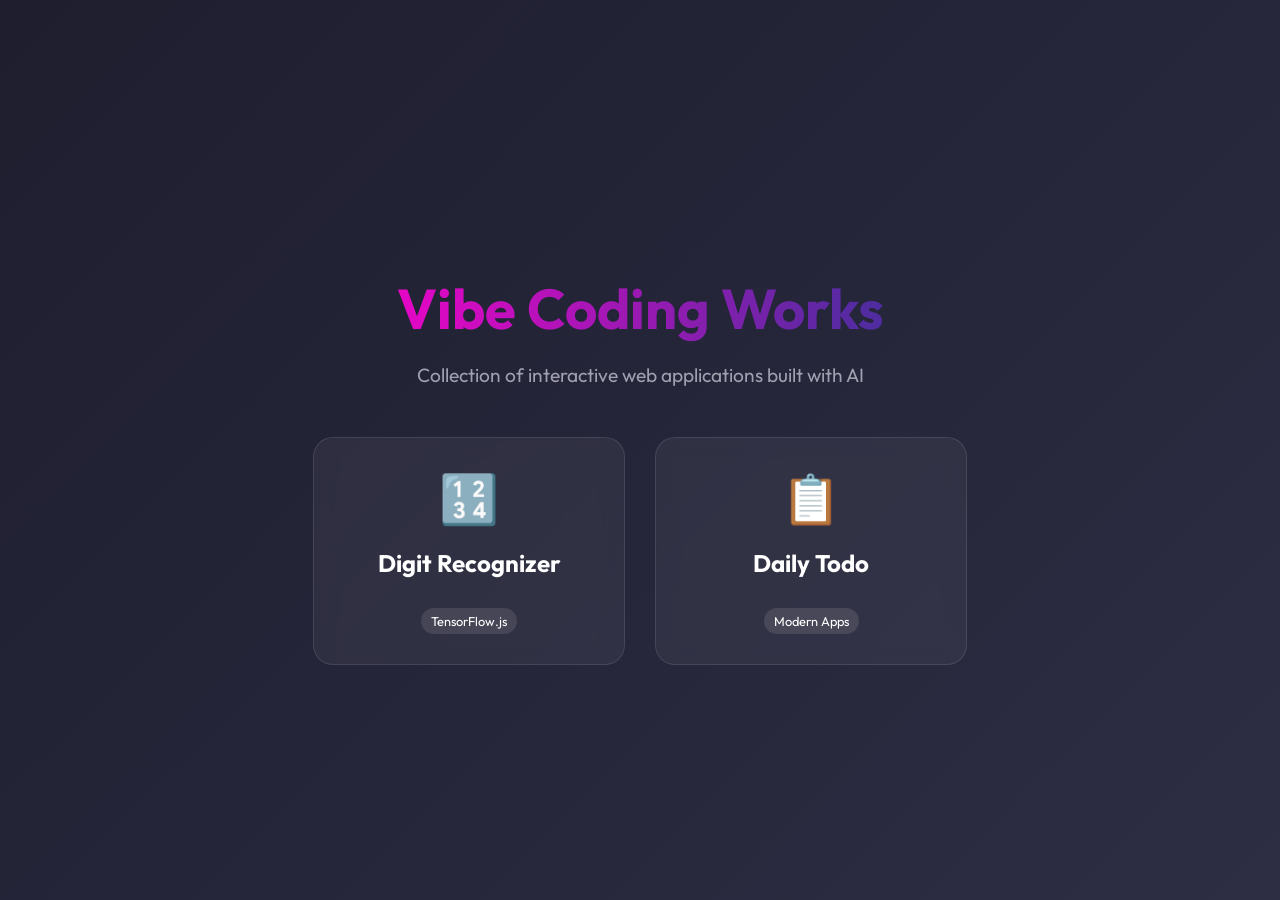
<file: index.html>
<!DOCTYPE html>
<html lang="en">

<head>
  <meta charset="UTF-8">
  <meta name="viewport" content="width=device-width, initial-scale=1.0">
  <title>Vibe Coding Challenges</title>
  <link href="https://fonts.googleapis.com/css2?family=Outfit:wght@300;400;700&display=swap" rel="stylesheet">
  <style>
    body {
      margin: 0;
      padding: 0;
      font-family: 'Outfit', sans-serif;
      background: linear-gradient(135deg, #1e1e2f, #2d2d44);
      color: white;
      min-height: 100vh;
      display: flex;
      flex-direction: column;
      align-items: center;
      justify-content: center;
    }

    .container {
      text-align: center;
      max-width: 800px;
      padding: 20px;
    }

    h1 {
      font-size: 3.5rem;
      margin-bottom: 10px;
      background: linear-gradient(to right, #ff00cc, #333399);
      -webkit-background-clip: text;
      -webkit-text-fill-color: transparent;
    }

    p {
      font-size: 1.2rem;
      color: #a0a0b0;
      margin-bottom: 50px;
    }

    .grid {
      display: flex;
      gap: 30px;
      justify-content: center;
      flex-wrap: wrap;
    }

    .card {
      background: rgba(255, 255, 255, 0.05);
      border: 1px solid rgba(255, 255, 255, 0.1);
      border-radius: 20px;
      padding: 30px;
      width: 250px;
      transition: all 0.3s ease;
      text-decoration: none;
      color: white;
      backdrop-filter: blur(10px);
    }

    .card:hover {
      transform: translateY(-10px);
      background: rgba(255, 255, 255, 0.1);
      box-shadow: 0 20px 40px rgba(0, 0, 0, 0.4);
    }

    .card h2 {
      font-size: 1.5rem;
      margin-bottom: 15px;
    }

    .card span {
      font-size: 3rem;
      display: block;
      margin-bottom: 20px;
    }

    .badge {
      display: inline-block;
      padding: 5px 10px;
      background: rgba(255, 255, 255, 0.1);
      border-radius: 15px;
      font-size: 0.8rem;
      margin-top: 15px;
    }
  </style>
</head>

<body>

  <div class="container">
    <h1>Vibe Coding Works</h1>
    <p>Collection of interactive web applications built with AI</p>

    <div class="grid">
      <a href="web_version/index.html" class="card">
        <span>🔢</span>
        <h2>Digit Recognizer</h2>
        <div class="badge">TensorFlow.js</div>
      </a>

      <a href="ToDo_App/index.html" class="card">
        <span>📋</span>
        <h2>Daily Todo</h2>
        <div class="badge">Modern Apps</div>
      </a>
    </div>
  </div>

</body>

</html>
</file>
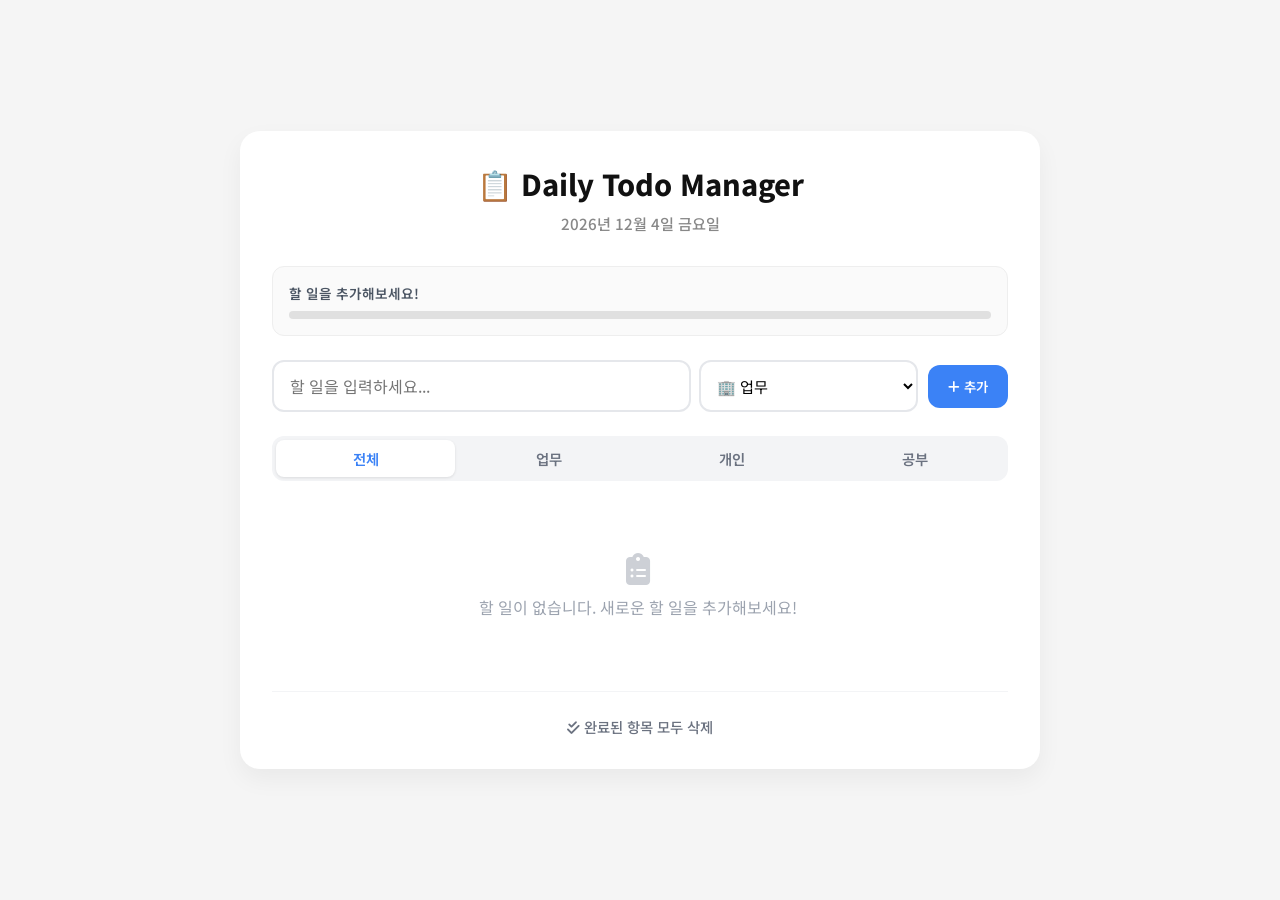
<file: ToDo_App/index.html>
<!DOCTYPE html>
<html lang="ko">

<head>
    <meta charset="UTF-8">
    <meta name="viewport" content="width=device-width, initial-scale=1.0">
    <title>Daily Todo Manager</title>
    <link rel="stylesheet" href="style.css">
    <!-- Google Fonts -->
    <link href="https://fonts.googleapis.com/css2?family=Noto+Sans+KR:wght@300;400;500;700&display=swap"
        rel="stylesheet">
    <!-- Font Awesome -->
    <link rel="stylesheet" href="https://cdnjs.cloudflare.com/ajax/libs/font-awesome/6.4.0/css/all.min.css">
</head>

<body>

    <div class="todo-container">
        <!-- 1. Header -->
        <header class="app-header">
            <h1>📋 Daily Todo Manager</h1>
            <p class="date-display" id="date-display">2024년 1월 1일</p>
        </header>

        <!-- 4. Progress Area (Placed here for visual balance, or can be below inputs) -->
        <section class="progress-section">
            <div class="progress-info">
                <span id="progress-text">0/0 완료</span>
                <span id="progress-percentage">0%</span>
            </div>
            <div class="progress-bar-bg">
                <div class="progress-bar-fill" id="progress-bar"></div>
            </div>
        </section>

        <!-- 2. Input Area -->
        <section class="input-area">
            <div class="input-group">
                <input type="text" id="todo-input" placeholder="할 일을 입력하세요..." autocomplete="off">
                <select id="category-select">
                    <option value="business">🏢 업무</option>
                    <option value="personal">🏠 개인</option>
                    <option value="study">📚 공부</option>
                </select>
            </div>
            <button id="add-btn"><i class="fas fa-plus"></i> 추가</button>
        </section>

        <!-- 3. Filter Buttons -->
        <section class="filter-section">
            <button class="filter-btn active" data-filter="all">전체</button>
            <button class="filter-btn" data-filter="business">업무</button>
            <button class="filter-btn" data-filter="personal">개인</button>
            <button class="filter-btn" data-filter="study">공부</button>
        </section>

        <!-- 5. Todo List -->
        <ul id="todo-list" class="todo-list">
            <!-- Items will be injected here via JS -->
            <li class="empty-message">
                할 일이 없습니다. 새로운 하루를 시작해보세요!
            </li>
        </ul>

        <!-- 6. Footer -->
        <footer class="app-footer">
            <button id="clear-completed-btn" class="text-btn">
                <i class="fas fa-check-double"></i> 완료된 항목 모두 삭제
            </button>
        </footer>
    </div>

    <script src="app.js"></script>
</body>

</html>
</file>
<file: ToDo_App/style.css>
/* Modern Reset */
* {
    margin: 0;
    padding: 0;
    box-sizing: border-box;
    font-family: 'Noto Sans KR', -apple-system, BlinkMacSystemFont, 'Segoe UI', Roboto, sans-serif;
}

body {
    background-color: #f5f5f5;
    min-height: 100vh;
    display: flex;
    justify-content: center;
    align-items: center;
    padding: 20px;
    color: #333;
}

/* 1. Overall Layout */
.todo-container {
    background: white;
    width: 100%;
    max-width: 800px;
    padding: 2rem;
    border-radius: 20px;
    box-shadow: 0 10px 25px rgba(0, 0, 0, 0.05);
    display: flex;
    flex-direction: column;
    gap: 1.5rem;
}

/* Header */
.app-header {
    text-align: center;
    margin-bottom: 0.5rem;
}

.app-header h1 {
    font-size: 1.8rem;
    font-weight: 800;
    color: #111;
    margin-bottom: 0.5rem;
}

.date-display {
    color: #888;
    font-size: 0.95rem;
    font-weight: 500;
}

/* 5. Progress Bar */
.progress-section {
    background: #fafafa;
    padding: 1rem;
    border-radius: 12px;
    border: 1px solid #eee;
}

.progress-info {
    display: flex;
    justify-content: space-between;
    font-size: 0.85rem;
    color: #666;
    margin-bottom: 8px;
    font-weight: 600;
}

.progress-bar-bg {
    width: 100%;
    height: 8px;
    background: #e0e0e0;
    border-radius: 4px;
    overflow: hidden;
}

.progress-bar-fill {
    height: 100%;
    width: 0%;
    background-color: #10B981;
    /* Green fill */
    border-radius: 4px;
    transition: width 0.4s cubic-bezier(0.4, 0, 0.2, 1);
}

/* 2. Input Area */
.input-area {
    display: flex;
    gap: 10px;
    align-items: center;
}

.input-group {
    display: flex;
    flex: 1;
    gap: 8px;
}

#todo-input {
    flex: 2;
    /* Takes more space */
    padding: 12px 16px;
    border: 2px solid #e5e7eb;
    border-radius: 12px;
    font-size: 1rem;
    outline: none;
    transition: all 0.2s;
}

#todo-input:focus {
    border-color: #3B82F6;
    box-shadow: 0 0 0 3px rgba(59, 130, 246, 0.1);
}

#category-select {
    flex: 1;
    padding: 0 12px;
    border: 2px solid #e5e7eb;
    border-radius: 12px;
    background-color: white;
    cursor: pointer;
    font-size: 0.95rem;
    outline: none;
}

#add-btn {
    padding: 12px 20px;
    background-color: #3B82F6;
    /* Blue */
    color: white;
    border: none;
    border-radius: 12px;
    font-weight: 600;
    cursor: pointer;
    transition: background 0.2s;
    white-space: nowrap;
}

#add-btn:hover {
    background-color: #2563EB;
}

/* Filter Section */
.filter-section {
    display: flex;
    padding: 4px;
    background: #f3f4f6;
    border-radius: 12px;
    gap: 4px;
}

.filter-btn {
    flex: 1;
    padding: 8px;
    border: none;
    background: transparent;
    color: #6B7280;
    font-size: 0.9rem;
    font-weight: 600;
    border-radius: 8px;
    cursor: pointer;
    transition: all 0.2s;
}

.filter-btn:hover {
    color: #111;
}

.filter-btn.active {
    background: white;
    color: #3B82F6;
    box-shadow: 0 1px 3px rgba(0, 0, 0, 0.1);
}

/* 4. Todo List */
.todo-list {
    list-style: none;
    max-height: 400px;
    overflow-y: auto;
    padding-right: 4px;
    /* Space for scrollbar */
}

.todo-item {
    background: white;
    border: 1px solid #f3f4f6;
    padding: 16px;
    border-radius: 16px;
    margin-bottom: 12px;
    display: flex;
    align-items: center;
    justify-content: space-between;
    transition: all 0.2s ease;
}

.todo-item:hover {
    background-color: #f9fafb;
    border-color: #e5e7eb;
    transform: translateY(-2px);
    box-shadow: 0 4px 6px -1px rgba(0, 0, 0, 0.05);
}

.todo-content {
    display: flex;
    align-items: center;
    gap: 12px;
    flex: 1;
    overflow: hidden;
    /* Prevent text overflow */
}

/* Checkbox */
.check-circle {
    width: 22px;
    height: 22px;
    min-width: 22px;
    border: 2px solid #d1d5db;
    border-radius: 6px;
    /* Slightly rounded square like standard checkboxes */
    cursor: pointer;
    display: flex;
    align-items: center;
    justify-content: center;
    color: white;
    font-size: 12px;
    transition: all 0.2s;
}

.todo-item.completed .check-circle {
    background-color: #10B981;
    border-color: #10B981;
}

/* Text */
.todo-text-wrapper {
    display: flex;
    flex-direction: column;
    gap: 4px;
    flex: 1;
}

.todo-text {
    font-size: 1rem;
    color: #1f2937;
    font-weight: 500;
    transition: all 0.2s;
}

.todo-category {
    font-size: 0.75rem;
    padding: 2px 8px;
    border-radius: 6px;
    font-weight: 700;
    width: fit-content;
}

/* 3. Category Colors (Badges) */
.badge-business {
    background-color: #EFF6FF;
    /* Light Blue */
    color: #3B82F6;
}

.badge-personal {
    background-color: #ECFDF5;
    /* Light Green */
    color: #10B981;
}

.badge-study {
    background-color: #F5F3FF;
    /* Light Purple */
    color: #8B5CF6;
}

/* Completed State */
.todo-item.completed {
    opacity: 0.6;
}

.todo-item.completed .todo-text {
    text-decoration: line-through;
    color: #9ca3af;
}

/* Delete Button */
.delete-btn {
    background: transparent;
    border: none;
    color: #9ca3af;
    padding: 8px;
    cursor: pointer;
    border-radius: 8px;
    transition: all 0.2s;
    display: flex;
    align-items: center;
    justify-content: center;
}

.delete-btn:hover {
    background-color: #FEF2F2;
    color: #EF4444;
}

/* Footer */
.app-footer {
    display: flex;
    justify-content: center;
    border-top: 1px solid #f3f4f6;
    padding-top: 1.5rem;
}

.text-btn {
    background: none;
    border: none;
    color: #6B7280;
    font-size: 0.9rem;
    cursor: pointer;
    transition: color 0.2s;
    font-weight: 500;
}

.text-btn:hover {
    color: #EF4444;
    text-decoration: underline;
}

/* Scrollbar */
.todo-list::-webkit-scrollbar {
    width: 6px;
}

.todo-list::-webkit-scrollbar-thumb {
    background-color: #e5e7eb;
    border-radius: 3px;
}

/* 6. Responsive */
@media (max-width: 480px) {
    .todo-container {
        padding: 1.5rem;
    }

    .input-area {
        flex-direction: column;
        align-items: stretch;
    }

    .input-group {
        flex-direction: row;
    }

    #add-btn {
        width: 100%;
    }
}
</file>
